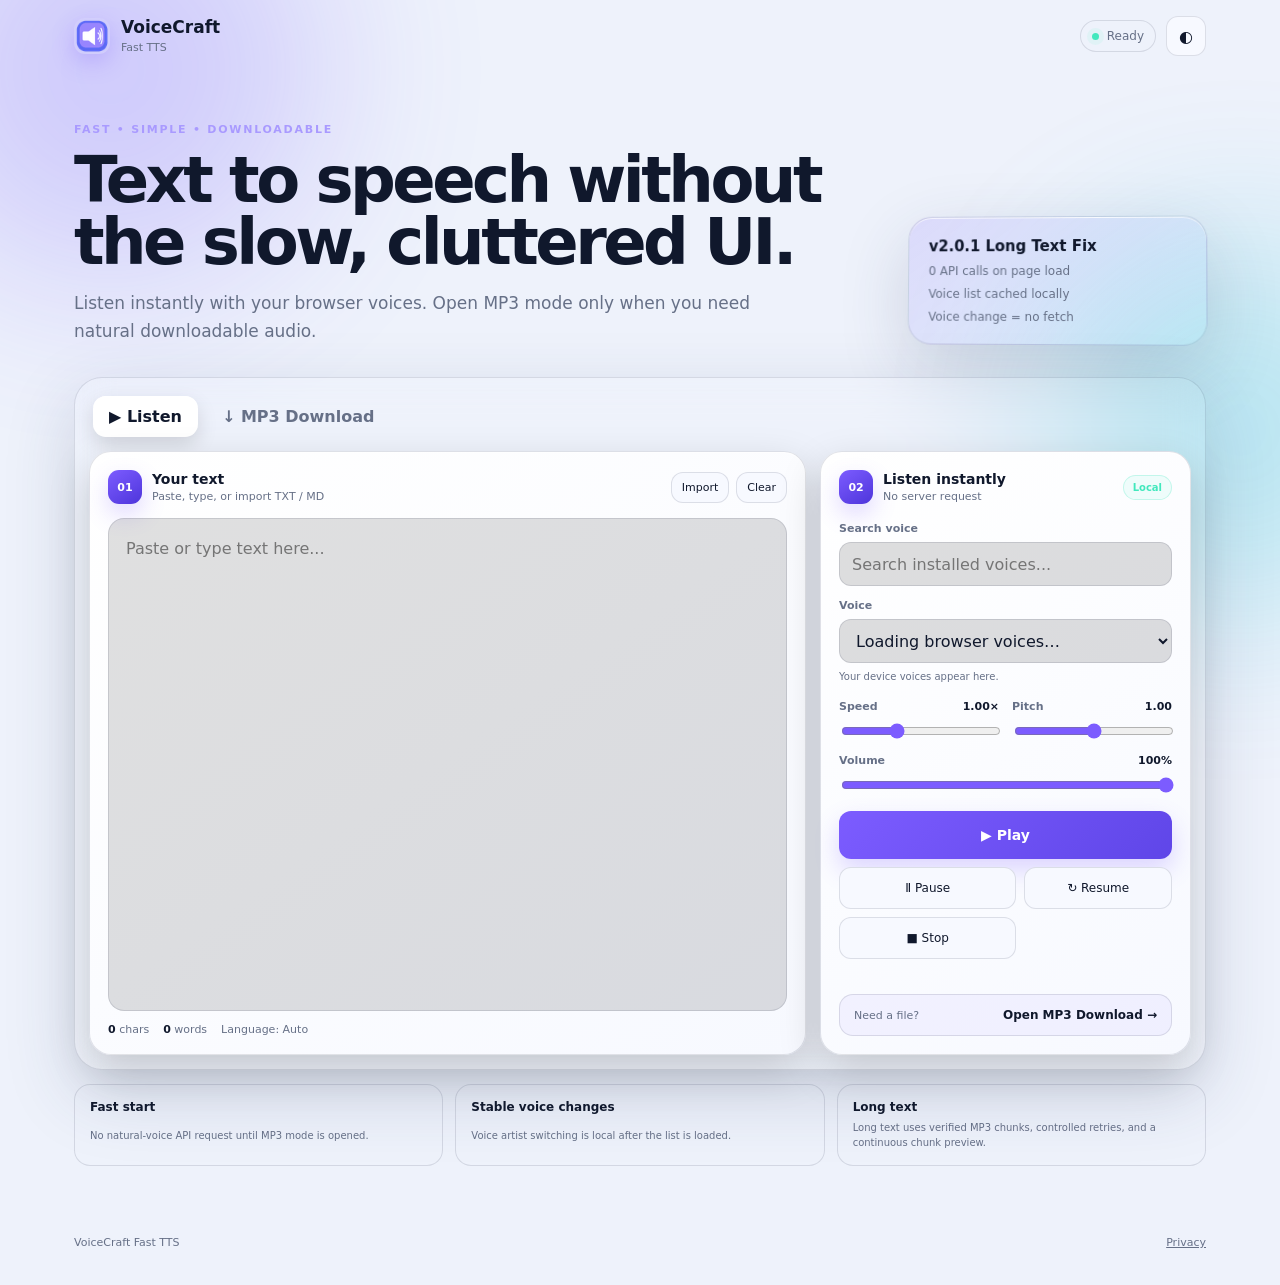
<file: index.html>
<!doctype html>
<html lang="en" data-theme="dark">
<head>
  <meta charset="utf-8">
  <meta name="viewport" content="width=device-width,initial-scale=1,viewport-fit=cover">
  <meta name="theme-color" content="#0b1020">
  <meta name="description" content="Fast text to speech with browser voices and downloadable natural MP3 audio.">
  <title>VoiceCraft — Fast 3D Text to Speech</title>
  <link rel="icon" href="assets/icons/icon32.png" sizes="32x32">
  <link rel="stylesheet" href="styles.css?v=2.0.1">
</head>
<body>
  <div class="ambient a1"></div><div class="ambient a2"></div>
  <header class="topbar">
    <a class="brand" href="#" aria-label="VoiceCraft home"><img src="assets/icons/icon48.png" alt="" width="36" height="36"><span><strong>VoiceCraft</strong><small>Fast TTS</small></span></a>
    <div class="top-actions">
      <span class="status" id="status"><i></i><span>Ready</span></span>
      <button class="icon-btn" id="themeBtn" type="button" aria-label="Toggle theme" title="Toggle theme">◐</button>
    </div>
  </header>

  <main class="page">
    <section class="hero">
      <div class="hero-copy">
        <span class="eyebrow">FAST • SIMPLE • DOWNLOADABLE</span>
        <h1>Text to speech without the slow, cluttered UI.</h1>
        <p>Listen instantly with your browser voices. Open MP3 mode only when you need natural downloadable audio.</p>
      </div>
      <div class="speed-card" aria-label="Performance improvements">
        <b>v2.0.1 Long Text Fix</b>
        <span>0 API calls on page load</span>
        <span>Voice list cached locally</span>
        <span>Voice change = no fetch</span>
      </div>
    </section>

    <section class="app-shell">
      <div class="mode-tabs" role="tablist" aria-label="TTS mode">
        <button class="mode-tab active" data-tab="listen" role="tab" aria-selected="true" type="button">▶ Listen</button>
        <button class="mode-tab" data-tab="mp3" role="tab" aria-selected="false" type="button">↓ MP3 Download</button>
      </div>

      <div class="workspace">
        <section class="editor-card card-3d">
          <div class="card-head">
            <div><span class="step">01</span><div><b>Your text</b><small>Paste, type, or import TXT / MD</small></div></div>
            <div class="editor-actions"><label class="mini-btn" for="fileInput">Import</label><input id="fileInput" type="file" accept=".txt,.md,text/plain,text/markdown" hidden><button class="mini-btn" id="clearBtn" type="button">Clear</button></div>
          </div>
          <textarea id="textInput" placeholder="Paste or type text here..." maxlength="250000" spellcheck="true"></textarea>
          <div class="editor-foot"><span><b id="charCount">0</b> chars</span><span><b id="wordCount">0</b> words</span><span id="langHint">Language: Auto</span></div>
        </section>

        <aside class="control-card card-3d" id="listenPanel">
          <div class="card-head compact"><div><span class="step">02</span><div><b>Listen instantly</b><small>No server request</small></div></div><span class="local-pill">Local</span></div>
          <label class="field"><span>Search voice</span><input id="browserVoiceSearch" type="search" placeholder="Search installed voices..."></label>
          <label class="field"><span>Voice</span><select id="browserVoice"><option>Loading browser voices…</option></select><small id="browserVoiceMeta">Your device voices appear here.</small></label>

          <div class="control-grid">
            <label><span>Speed <b id="speedOut">1.00×</b></span><input id="speed" type="range" min="0.5" max="2" step="0.05" value="1"></label>
            <label><span>Pitch <b id="pitchOut">1.00</b></span><input id="pitch" type="range" min="0" max="2" step="0.05" value="1"></label>
            <label class="full"><span>Volume <b id="volumeOut">100%</b></span><input id="volume" type="range" min="0" max="1" step="0.05" value="1"></label>
          </div>

          <div class="transport">
            <button class="primary play" id="playBtn" type="button">▶ Play</button>
            <button id="pauseBtn" type="button">Ⅱ Pause</button>
            <button id="resumeBtn" type="button">↻ Resume</button>
            <button id="stopBtn" type="button">■ Stop</button>
          </div>
          <div class="progress"><span id="speechProgress"></span></div>
          <button class="switch-cta" id="goMp3" type="button"><span>Need a file?</span><b>Open MP3 Download →</b></button>
        </aside>

        <aside class="control-card card-3d hidden" id="mp3Panel">
          <div class="card-head compact"><div><span class="step">02</span><div><b>Natural MP3</b><small>Loads only when you open this mode</small></div></div><span class="cloud-pill">Online</span></div>

          <div id="voiceLoader" class="voice-loader">
            <div><b>Natural voice library</b><span id="voiceLoaderText">Not loaded yet — keeping the page fast.</span></div>
            <button class="primary" id="loadVoicesBtn" type="button">Load voices</button>
          </div>

          <div id="naturalControls" hidden>
            <label class="field"><span>Search voice artist</span><input id="naturalSearch" type="search" placeholder="Name, language, country..."></label>
            <label class="field"><span>Voice artist</span><select id="naturalVoice"></select><small id="naturalMeta">Select a voice. Changing it does not fetch anything.</small></label>
            <div class="natural-actions"><button id="previewBtn" type="button">▶ Preview selected voice</button><button id="refreshBtn" type="button">↻ Refresh list</button></div>

            <div class="control-grid compact-grid">
              <label><span>MP3 speed <b id="mp3SpeedOut">0</b></span><input id="mp3Speed" type="range" min="-100" max="100" step="5" value="0"></label>
              <label><span>MP3 pitch <b id="mp3PitchOut">0</b></span><input id="mp3Pitch" type="range" min="-100" max="100" step="5" value="0"></label>
            </div>

            <button class="primary generate" id="generateBtn" type="button">Generate MP3</button>
            <div class="gen-state" id="genState" hidden><div><span id="genText">Generating…</span><b id="genPct">0%</b></div><div class="progress"><span id="genProgress"></span></div></div>

            <div class="audio-box" id="audioBox" hidden>
              <audio id="audioPlayer" controls preload="metadata"></audio>
              <div><span id="audioMeta">MP3 ready</span><button class="download" id="downloadBtn" type="button">↓ Download MP3</button></div>
            </div>
          </div>
          <p class="privacy">MP3 mode sends only the text you choose to the external TTS provider. Browser Listen mode stays separate.</p>
        </aside>
      </div>
    </section>

    <section class="mini-info">
      <article><b>Fast start</b><span>No natural-voice API request until MP3 mode is opened.</span></article>
      <article><b>Stable voice changes</b><span>Voice artist switching is local after the list is loaded.</span></article>
      <article><b>Long text</b><span>Long text uses verified MP3 chunks, controlled retries, and a continuous chunk preview.</span></article>
    </section>
  </main>

  <footer><span>VoiceCraft Fast TTS</span><a href="privacy.html">Privacy</a></footer>
  <div class="toast" id="toast" role="status" aria-live="polite"></div>
  <script src="app.js?v=2.0.1" defer></script>
</body>
</html>
</file>
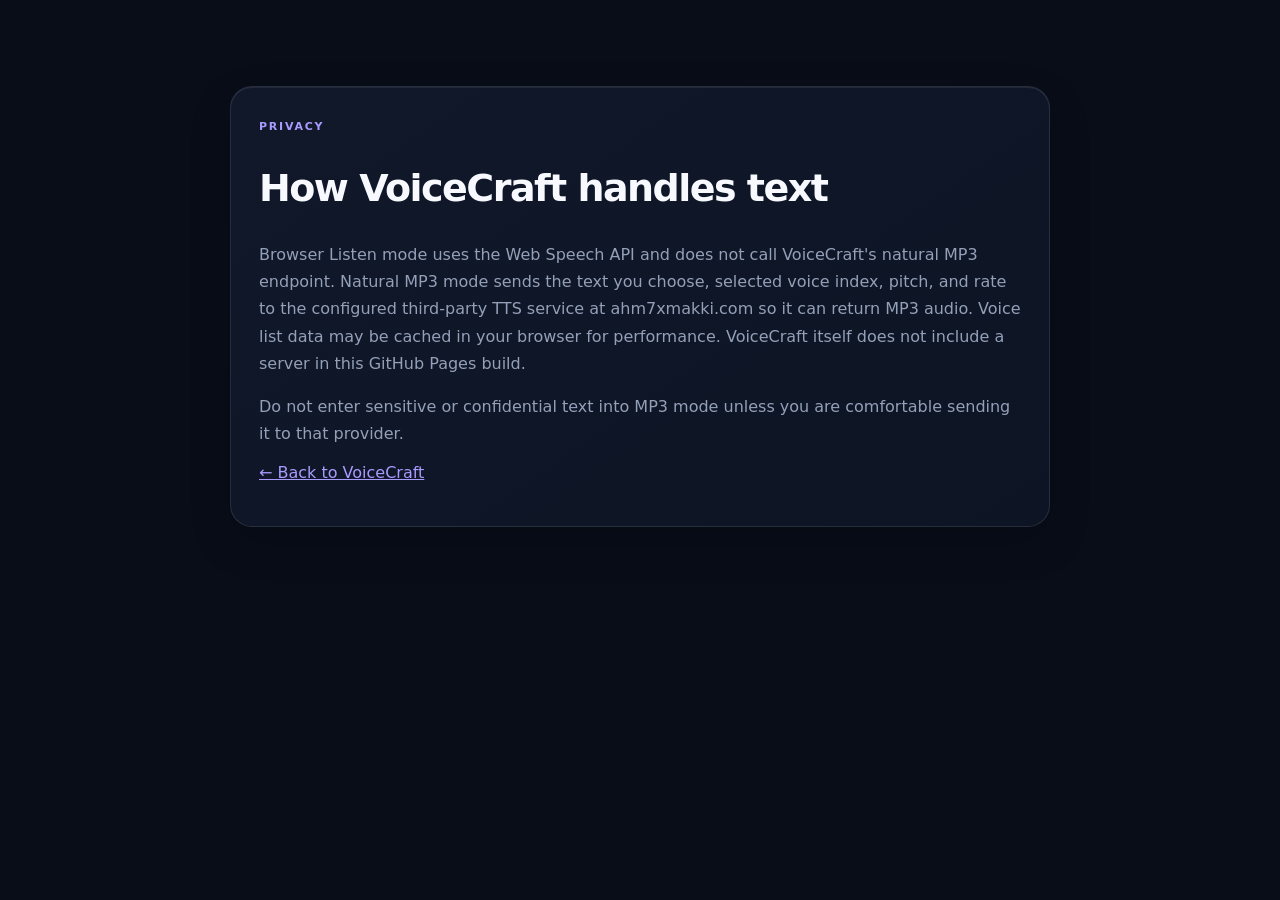
<file: privacy.html>
<!doctype html><html lang="en"><head><meta charset="utf-8"><meta name="viewport" content="width=device-width,initial-scale=1"><title>Privacy — VoiceCraft</title><link rel="stylesheet" href="styles.css?v=2.0.0"></head><body><main class="page"><section class="card-3d" style="max-width:820px;margin:40px auto;padding:28px"><span class="eyebrow">PRIVACY</span><h1 style="font-size:38px;letter-spacing:-.04em">How VoiceCraft handles text</h1><p style="color:var(--muted);line-height:1.7">Browser Listen mode uses the Web Speech API and does not call VoiceCraft's natural MP3 endpoint. Natural MP3 mode sends the text you choose, selected voice index, pitch, and rate to the configured third-party TTS service at ahm7xmakki.com so it can return MP3 audio. Voice list data may be cached in your browser for performance. VoiceCraft itself does not include a server in this GitHub Pages build.</p><p style="color:var(--muted);line-height:1.7">Do not enter sensitive or confidential text into MP3 mode unless you are comfortable sending it to that provider.</p><p><a href="index.html" style="color:#a99aff">← Back to VoiceCraft</a></p></section></main></body></html>
</file>
<file: styles.css>
:root{--bg:#080d18;--panel:#10182a;--panel2:#0d1424;--line:rgba(255,255,255,.10);--text:#f7f9ff;--muted:#94a0b8;--accent:#7c5cff;--accent2:#21d4fd;--good:#42e8bd;--danger:#ff7892;--shadow:0 28px 80px rgba(0,0,0,.35);--inset:inset 0 1px 0 rgba(255,255,255,.08);color-scheme:dark}
html[data-theme="light"]{--bg:#eef2fb;--panel:#fff;--panel2:#f7f9ff;--line:rgba(19,31,56,.12);--text:#10182c;--muted:#667087;--shadow:0 24px 70px rgba(45,62,102,.18);--inset:inset 0 1px 0 rgba(255,255,255,.8);color-scheme:light}
*{box-sizing:border-box}html{scroll-behavior:smooth}body{margin:0;background:var(--bg);color:var(--text);font-family:Inter,ui-sans-serif,system-ui,-apple-system,BlinkMacSystemFont,"Segoe UI",sans-serif;min-height:100vh;overflow-x:hidden}button,input,select,textarea{font:inherit}.ambient{position:fixed;border-radius:50%;filter:blur(90px);pointer-events:none;opacity:.22;z-index:-1}.a1{width:420px;height:420px;background:#6747ff;top:-140px;left:-100px}.a2{width:380px;height:380px;background:#00bcd4;right:-150px;top:240px}.topbar{height:72px;max-width:1180px;margin:auto;padding:0 24px;display:flex;align-items:center;justify-content:space-between}.brand{display:flex;gap:11px;align-items:center;color:var(--text);text-decoration:none}.brand img{border-radius:11px;box-shadow:0 8px 22px rgba(124,92,255,.28)}.brand span{display:grid;line-height:1.05}.brand strong{font-size:17px}.brand small{color:var(--muted);font-size:11px;margin-top:5px}.top-actions{display:flex;gap:10px;align-items:center}.status{display:flex;gap:8px;align-items:center;font-size:12px;color:var(--muted);border:1px solid var(--line);padding:8px 11px;border-radius:999px;background:rgba(255,255,255,.03)}.status i{width:7px;height:7px;border-radius:50%;background:var(--good);box-shadow:0 0 0 5px rgba(66,232,189,.08)}.icon-btn,.mini-btn,.transport button,.natural-actions button{border:1px solid var(--line);background:var(--panel2);color:var(--text);border-radius:12px;cursor:pointer;transition:.16s transform,.16s border-color,.16s background}.icon-btn{width:40px;height:40px}.icon-btn:hover,.mini-btn:hover,.transport button:hover,.natural-actions button:hover{transform:translateY(-1px);border-color:rgba(124,92,255,.5)}.page{max-width:1180px;margin:auto;padding:46px 24px 70px}.hero{display:grid;grid-template-columns:1fr 300px;gap:48px;align-items:end;margin-bottom:32px}.eyebrow{font-size:11px;font-weight:800;letter-spacing:.16em;color:#a99aff}.hero h1{font-size:clamp(36px,5vw,67px);line-height:.97;letter-spacing:-.055em;max-width:780px;margin:12px 0 16px}.hero p{max-width:680px;color:var(--muted);font-size:17px;line-height:1.65;margin:0}.speed-card{background:linear-gradient(145deg,rgba(124,92,255,.16),rgba(33,212,253,.06));border:1px solid var(--line);box-shadow:var(--shadow),var(--inset);border-radius:24px;padding:20px;display:grid;gap:9px;transform:perspective(900px) rotateY(-4deg) rotateX(2deg)}.speed-card b{font-size:15px}.speed-card span{font-size:12px;color:var(--muted)}.app-shell{border:1px solid var(--line);border-radius:28px;padding:14px;background:rgba(255,255,255,.025);box-shadow:var(--shadow);backdrop-filter:blur(18px)}.mode-tabs{display:flex;gap:8px;padding:4px 4px 14px}.mode-tab{border:0;color:var(--muted);background:transparent;padding:11px 16px;border-radius:13px;cursor:pointer;font-weight:750}.mode-tab.active{background:var(--panel);color:var(--text);box-shadow:0 8px 20px rgba(0,0,0,.13),var(--inset)}.workspace{display:grid;grid-template-columns:minmax(0,1.45fr) minmax(330px,.75fr);gap:14px}.card-3d{background:linear-gradient(145deg,var(--panel),var(--panel2));border:1px solid var(--line);border-radius:22px;box-shadow:0 16px 42px rgba(0,0,0,.18),var(--inset)}.editor-card{padding:18px;min-height:540px;display:flex;flex-direction:column}.control-card{padding:18px;min-height:540px}.card-head{display:flex;align-items:center;justify-content:space-between;gap:12px;margin-bottom:14px}.card-head>div:first-child{display:flex;gap:10px;align-items:center}.card-head>div>div{display:grid}.card-head b{font-size:14px}.card-head small{color:var(--muted);font-size:11px;margin-top:3px}.step{display:grid;place-items:center;width:34px;height:34px;border-radius:11px;font-size:11px;font-weight:900;background:linear-gradient(145deg,var(--accent),#4e35db);color:#fff;box-shadow:0 10px 23px rgba(124,92,255,.24)}.editor-actions{display:flex;gap:7px}.mini-btn{padding:8px 10px;font-size:11px;text-decoration:none}.editor-card textarea{flex:1;resize:none;width:100%;min-height:390px;border:1px solid var(--line);background:rgba(0,0,0,.12);color:var(--text);padding:17px;border-radius:16px;outline:none;line-height:1.65;transition:border-color .16s,box-shadow .16s}.editor-card textarea:focus,input:focus,select:focus{border-color:rgba(124,92,255,.72)!important;box-shadow:0 0 0 4px rgba(124,92,255,.10);outline:none}.editor-foot{display:flex;gap:14px;flex-wrap:wrap;color:var(--muted);font-size:11px;padding-top:12px}.editor-foot b{color:var(--text)}.compact{margin-bottom:18px}.local-pill,.cloud-pill{font-size:10px;font-weight:800;padding:6px 9px;border-radius:999px;border:1px solid rgba(66,232,189,.25);color:var(--good);background:rgba(66,232,189,.07)}.cloud-pill{color:#a99aff;border-color:rgba(124,92,255,.25);background:rgba(124,92,255,.08)}.field{display:grid;gap:7px;margin-bottom:13px}.field>span,.control-grid label>span{font-size:11px;font-weight:700;color:var(--muted)}.field input,.field select{width:100%;height:44px;border-radius:12px;border:1px solid var(--line);background:rgba(0,0,0,.13);color:var(--text);padding:0 12px;outline:none}.field small{color:var(--muted);font-size:10px;line-height:1.4}.control-grid{display:grid;grid-template-columns:1fr 1fr;gap:13px;margin:16px 0}.control-grid label{display:grid;gap:8px}.control-grid .full{grid-column:1/-1}.control-grid b{float:right;color:var(--text);font-size:11px}.control-grid input[type=range]{width:100%;accent-color:var(--accent)}.transport{display:grid;grid-template-columns:1.2fr 1fr;gap:8px}.transport button,.natural-actions button{min-height:42px;padding:0 10px;font-size:12px}.primary{border:0!important;background:linear-gradient(135deg,var(--accent),#5f46e8)!important;color:#fff!important;box-shadow:0 11px 25px rgba(124,92,255,.24);cursor:pointer}.play{grid-column:1/-1;min-height:48px!important;font-weight:850;font-size:14px!important}.progress{height:7px;border-radius:99px;background:rgba(255,255,255,.06);overflow:hidden;margin-top:12px}.progress span{display:block;width:0;height:100%;background:linear-gradient(90deg,var(--accent),var(--accent2));transition:width .18s}.switch-cta{width:100%;margin-top:16px;border:1px solid var(--line);background:rgba(124,92,255,.06);color:var(--text);border-radius:14px;padding:13px 14px;display:flex;align-items:center;justify-content:space-between;cursor:pointer}.switch-cta span{color:var(--muted);font-size:11px}.switch-cta b{font-size:12px}.hidden{display:none!important}.voice-loader{border:1px dashed rgba(124,92,255,.34);background:rgba(124,92,255,.055);border-radius:16px;padding:15px;display:flex;align-items:center;justify-content:space-between;gap:12px}.voice-loader>div{display:grid;gap:5px}.voice-loader b{font-size:12px}.voice-loader span{font-size:10px;color:var(--muted);line-height:1.45}.voice-loader button{padding:10px 12px;border-radius:11px;font-size:11px}.natural-actions{display:grid;grid-template-columns:1fr auto;gap:8px;margin:-2px 0 12px}.natural-actions button{padding:0 12px}.compact-grid{margin:13px 0}.generate{width:100%;height:48px;border-radius:14px;font-weight:850}.generate:disabled,.voice-loader button:disabled{opacity:.6;cursor:wait}.gen-state{margin-top:13px}.gen-state>div:first-child{display:flex;justify-content:space-between;color:var(--muted);font-size:11px}.gen-state b{color:var(--text)}.audio-box{margin-top:13px;border:1px solid var(--line);background:rgba(0,0,0,.09);border-radius:15px;padding:12px}.audio-box audio{width:100%;height:40px}.audio-box>div{display:flex;justify-content:space-between;align-items:center;gap:12px;margin-top:8px}.audio-box span{font-size:10px;color:var(--muted);white-space:nowrap;overflow:hidden;text-overflow:ellipsis}.download{border:0;background:var(--good);color:#04261e;padding:9px 11px;border-radius:10px;font-size:11px;font-weight:850;cursor:pointer}.privacy{color:var(--muted);font-size:10px;line-height:1.5;margin:14px 0 0}.mini-info{display:grid;grid-template-columns:repeat(3,1fr);gap:12px;margin-top:14px}.mini-info article{border:1px solid var(--line);border-radius:16px;padding:15px;background:rgba(255,255,255,.025);display:grid;gap:6px}.mini-info b{font-size:12px}.mini-info span{font-size:10px;color:var(--muted);line-height:1.5}footer{max-width:1180px;margin:auto;padding:0 24px 36px;display:flex;justify-content:space-between;color:var(--muted);font-size:11px}footer a{color:inherit}.toast{position:fixed;right:18px;bottom:18px;max-width:min(380px,calc(100vw - 36px));padding:12px 14px;border:1px solid var(--line);border-radius:13px;background:var(--panel);box-shadow:var(--shadow);font-size:12px;transform:translateY(18px);opacity:0;pointer-events:none;transition:.2s}.toast.show{opacity:1;transform:none}.toast.error{border-color:rgba(255,120,146,.35)}
@media(max-width:860px){.hero{grid-template-columns:1fr;gap:20px}.speed-card{transform:none;grid-template-columns:1fr 1fr}.workspace{grid-template-columns:1fr}.control-card,.editor-card{min-height:auto}.editor-card textarea{min-height:330px}.mini-info{grid-template-columns:1fr}.page{padding-top:28px}}
@media(max-width:540px){.topbar{padding:0 14px;height:64px}.page{padding:22px 12px 50px}.hero h1{font-size:39px}.hero p{font-size:14px}.speed-card{grid-template-columns:1fr}.app-shell{padding:9px;border-radius:21px}.mode-tabs{display:grid;grid-template-columns:1fr 1fr}.mode-tab{padding:10px 8px;font-size:12px}.editor-card,.control-card{padding:13px;border-radius:17px}.editor-card textarea{min-height:300px}.card-head{align-items:flex-start}.editor-actions{flex-direction:column}.control-grid{grid-template-columns:1fr}.control-grid .full{grid-column:auto}.transport{grid-template-columns:1fr 1fr}.voice-loader{align-items:stretch;flex-direction:column}.natural-actions{grid-template-columns:1fr}.audio-box>div{align-items:stretch;flex-direction:column}.download{width:100%}.status{display:none}.mini-info{margin-top:9px}footer{padding:0 14px 28px}}
@media(prefers-reduced-motion:reduce){*{scroll-behavior:auto!important;transition:none!important}}
</file>
